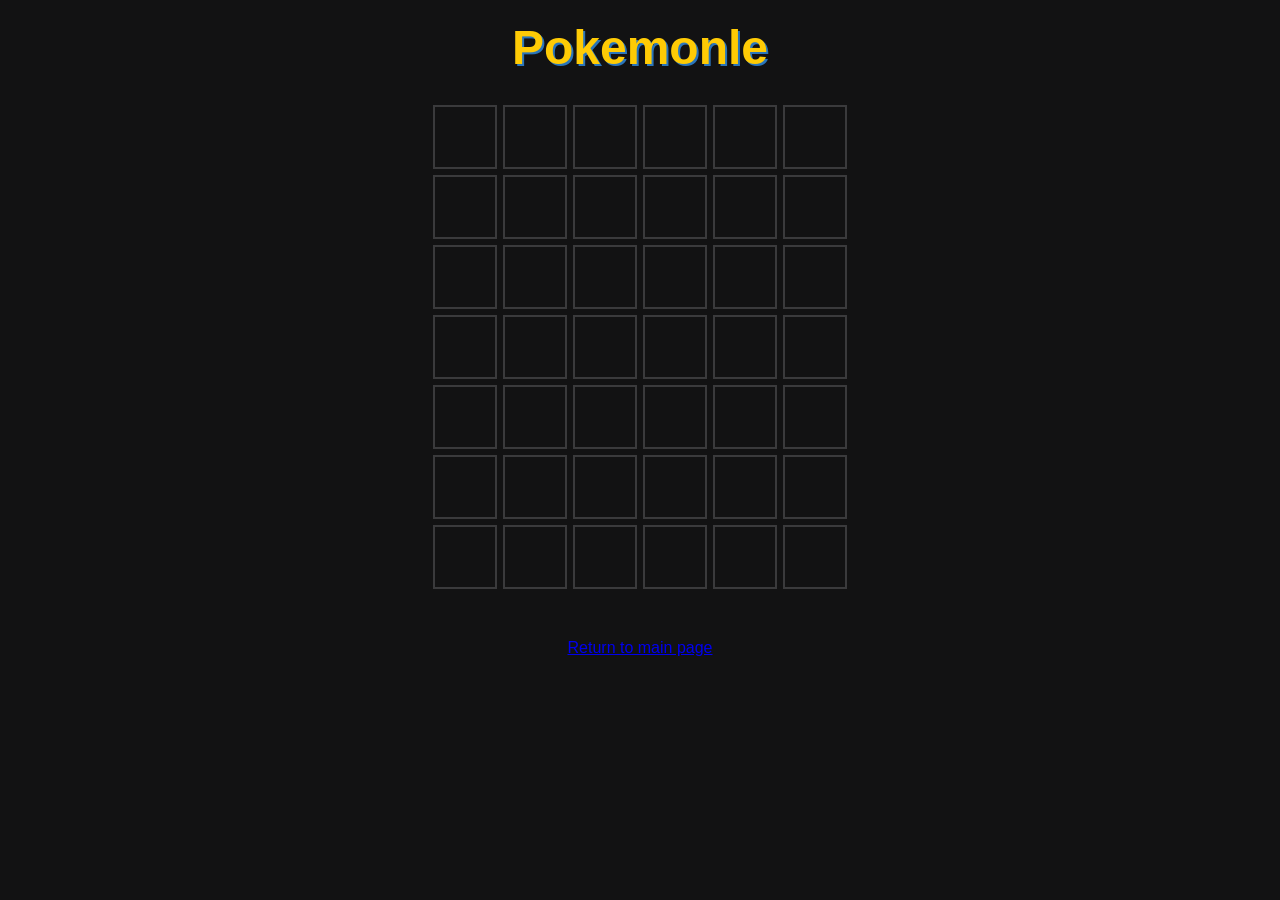
<file: pages/game.html>
<!DOCTYPE html>
<html lang="en">
<head>
<meta charset="UTF-8">
<title>Pokemonle</title>

<style>
body{
    margin:0;
    background:#121213;
    color:white;
    font-family:Arial, sans-serif;
    display:flex;
    flex-direction:column;
    align-items:center;
}

h1{
    margin:20px;
    color:#ffcb05;
    text-shadow:2px 2px #2a75bb;
    font-size:3rem;
}

#board{
    display:grid;
    grid-template-rows:repeat(7, 1fr);
    gap:6px;
    margin-top:10px;
}

.row{
    display:grid;
    grid-template-columns:repeat(6, 1fr);
    gap:6px;
}

.tile{
    width:60px;
    height:60px;
    border:2px solid #3a3a3c;
    display:flex;
    justify-content:center;
    align-items:center;
    font-size:2rem;
    font-weight:bold;
    text-transform:uppercase;
    background:#121213;
}

.correct{ background:#538d4e; border-color:#538d4e; }
.present{ background:#b59f3b; border-color:#b59f3b; }
.absent{ background:#3a3a3c; border-color:#3a3a3c; }

#message{
    margin-top:20px;
    font-size:1.3rem;
    min-height:30px;
}

#restart{
    margin-top:15px;
    padding:10px 20px;
    font-size:1rem;
    background:#2a75bb;
    color:white;
    border:none;
    border-radius:6px;
    cursor:pointer;
    display:none;
}

#restart:hover{
    background:#1f5b91;
}
</style>
</head>

<body>

<h1>Pokemonle</h1>

<div id="board"></div>
<div id="message"></div>
<button id="restart">Play Again</button>

<script>
const pokemonWords = [
"GASTLY",
"GENGAR",
"MEWTWO",
"PIGEON",
"RAICHU",
"WEEDLE",
"KAKUNA",
"MANKEX",
"KYOGRE",
"CUBONE",
"FEAROW",
"MUDKIP",
"VULPIX",
"ZAPDOS",
"CROBAT",
"GOLBAT",
"TOGEPI",
"LATIAS",
"ODDISH",
"TAUROS",
"HORSEA",
"LATIOS",
"MACHOP",
"PIPLUP",
"PONYTA",
"GRIMER",
"KABUTO",
"LAPRAS",
"RAIKOU",
"SEADRA",
"STARLY",
"DODRIO",
"KIRLIA",
"LEDIAN",
"SPHEAL",
"STARYU",
"CLEFFA",
"MEOWTH",
"PHIONE",
"SLUGMA",
"BELDUM",
"FEEBAS",
"SEEDOT",
"AGGRON",
"DEWOTT",
"ELEKID",
"KRABBY",
"LUXRAY",
"PAWMWT",
"PIDGEY",
"CELEBI",
"DEOXYS",
"ESPEON",
"GULPIN",
"MAREEP",
"MARILL",
"PLUSLE",
"ROWLET",
"SCIZOR",
"SPINDA",
"ARCEUS",
"FLYGON",
"FURRET",
"GLIGAR",
"HOPPIP",
"LAIRON",
"METANG",
"PALKIA",
"PATRAT",
"WOOPER",
"EMBOAR",
"LOMBRE",
"SEALEO",
"SOBBLE",
"ZEKROM",
"BALTOY",
"DURANT",
"KEDELO",
"MOTHIM",
"RABOOT",
"SNOER",
"WOOBAT",
"BONSly",
"DIALGA",
"GOODRA",
"KYUREM",
"LILEEP",
"REGICE",
"SPOINK",
"SWALOT",
"WYNAUT",
"MAWILE",
"PHANPY",
"APPLIN",
"COSMOG",
"DUSTOX",
"GABITE",
"GORLUK",
"JOLTIK",
"LITLEO",
"QUAXLY",
"SKITTY",
"STUNKY",
"SWABLU",
"YAMASK",
"BUIZEL",
"CACNEA",
"COMBEE",
"DREEPY",
"GLALIE",
"GOLETT",
"PIDOVE",
"SPEWPA",
"SWINUB",
"TYRUNT",
"WOOLOO",
"AMAURA",
"AUDINO",
"DRAMPA",
"LUNALA",
"NOIBAT",
"NYMBLE",
"SMOLIV",
"PYROAR",
"ZACIAN",
"ZARUDE",
"ARCHEN",
"CHATOT",
"EISCUE",
"KLEFKI",
"SKIDDO",
"SKRELP",
"TYNAMO",
"EMOLGA",
"SWANNA",
"ESPURR",
"NICKIT",
"RABSCA",
"TINGLU",
"VAROOM",
"CARKOL",
"COMFEY",
"BEWEAR",
"MELTAN",
"KOMALA",
"MINIOR",
"CUFANT",
"VELUZA"
];

const validWords = pokemonWords.filter(w => w.length === 6);

let solution;
let currentRow = 0;
let currentCol = 0;
let gameOver = false;

const board = document.getElementById("board");
const message = document.getElementById("message");
const restartBtn = document.getElementById("restart");

function createBoard(){
    board.innerHTML = "";

    for(let r = 0; r < 7; r++){
        const row = document.createElement("div");
        row.className = "row";

        for(let c = 0; c < 6; c++){
            const tile = document.createElement("div");
            tile.className = "tile";
            tile.id = `r${r}c${c}`;
            row.appendChild(tile);
        }

        board.appendChild(row);
    }
}

function startGame(){
    solution = validWords[Math.floor(Math.random() * validWords.length)];
    currentRow = 0;
    currentCol = 0;
    gameOver = false;

    message.textContent = "";
    restartBtn.style.display = "none";

    createBoard();

    console.log("Answer:", solution);
}

function submitGuess(){
    let guess = "";

    for(let c = 0; c < 6; c++){
        guess += document.getElementById(`r${currentRow}c${c}`).textContent;
    }

    guess = guess.toUpperCase();

    let remaining = solution.split("");

    for(let c = 0; c < 6; c++){
        const tile = document.getElementById(`r${currentRow}c${c}`);

        if(guess[c] === solution[c]){
            tile.classList.add("correct");
            remaining[c] = null;
        }
    }

    for(let c = 0; c < 6; c++){
        const tile = document.getElementById(`r${currentRow}c${c}`);

        if(tile.classList.contains("correct")) continue;

        const idx = remaining.indexOf(guess[c]);

        if(idx !== -1){
            tile.classList.add("present");
            remaining[idx] = null;
        } else {
            tile.classList.add("absent");
        }
    }

    if(guess === solution){
        message.textContent = "You caught it! 🎉";
        endGame();
        return;
    }

    currentRow++;
    currentCol = 0;

    if(currentRow >= 7){
        message.textContent = `Out of guesses! The Pokémon was ${solution}`;
        endGame();
    }
}

function endGame(){
    gameOver = true;
    restartBtn.style.display = "block";
}

document.addEventListener("keydown", (e) => {
    if(gameOver) return;

    if(e.key === "Backspace"){
        if(currentCol > 0){
            currentCol--;
            document.getElementById(`r${currentRow}c${currentCol}`).textContent = "";
        }
        return;
    }

    if(e.key === "Enter"){
        if(currentCol === 6){
            submitGuess();
        }
        return;
    }

    if(/^[a-zA-Z]$/.test(e.key)){
        if(currentCol < 6){
            document.getElementById(`r${currentRow}c${currentCol}`).textContent =
                e.key.toUpperCase();
            currentCol++;
        }
    }
});

restartBtn.addEventListener("click", startGame);

startGame();
</script>

<a href="../index.html">Return to main page</a>
<br>
<br>
<br>
</body>

</html>
</file>
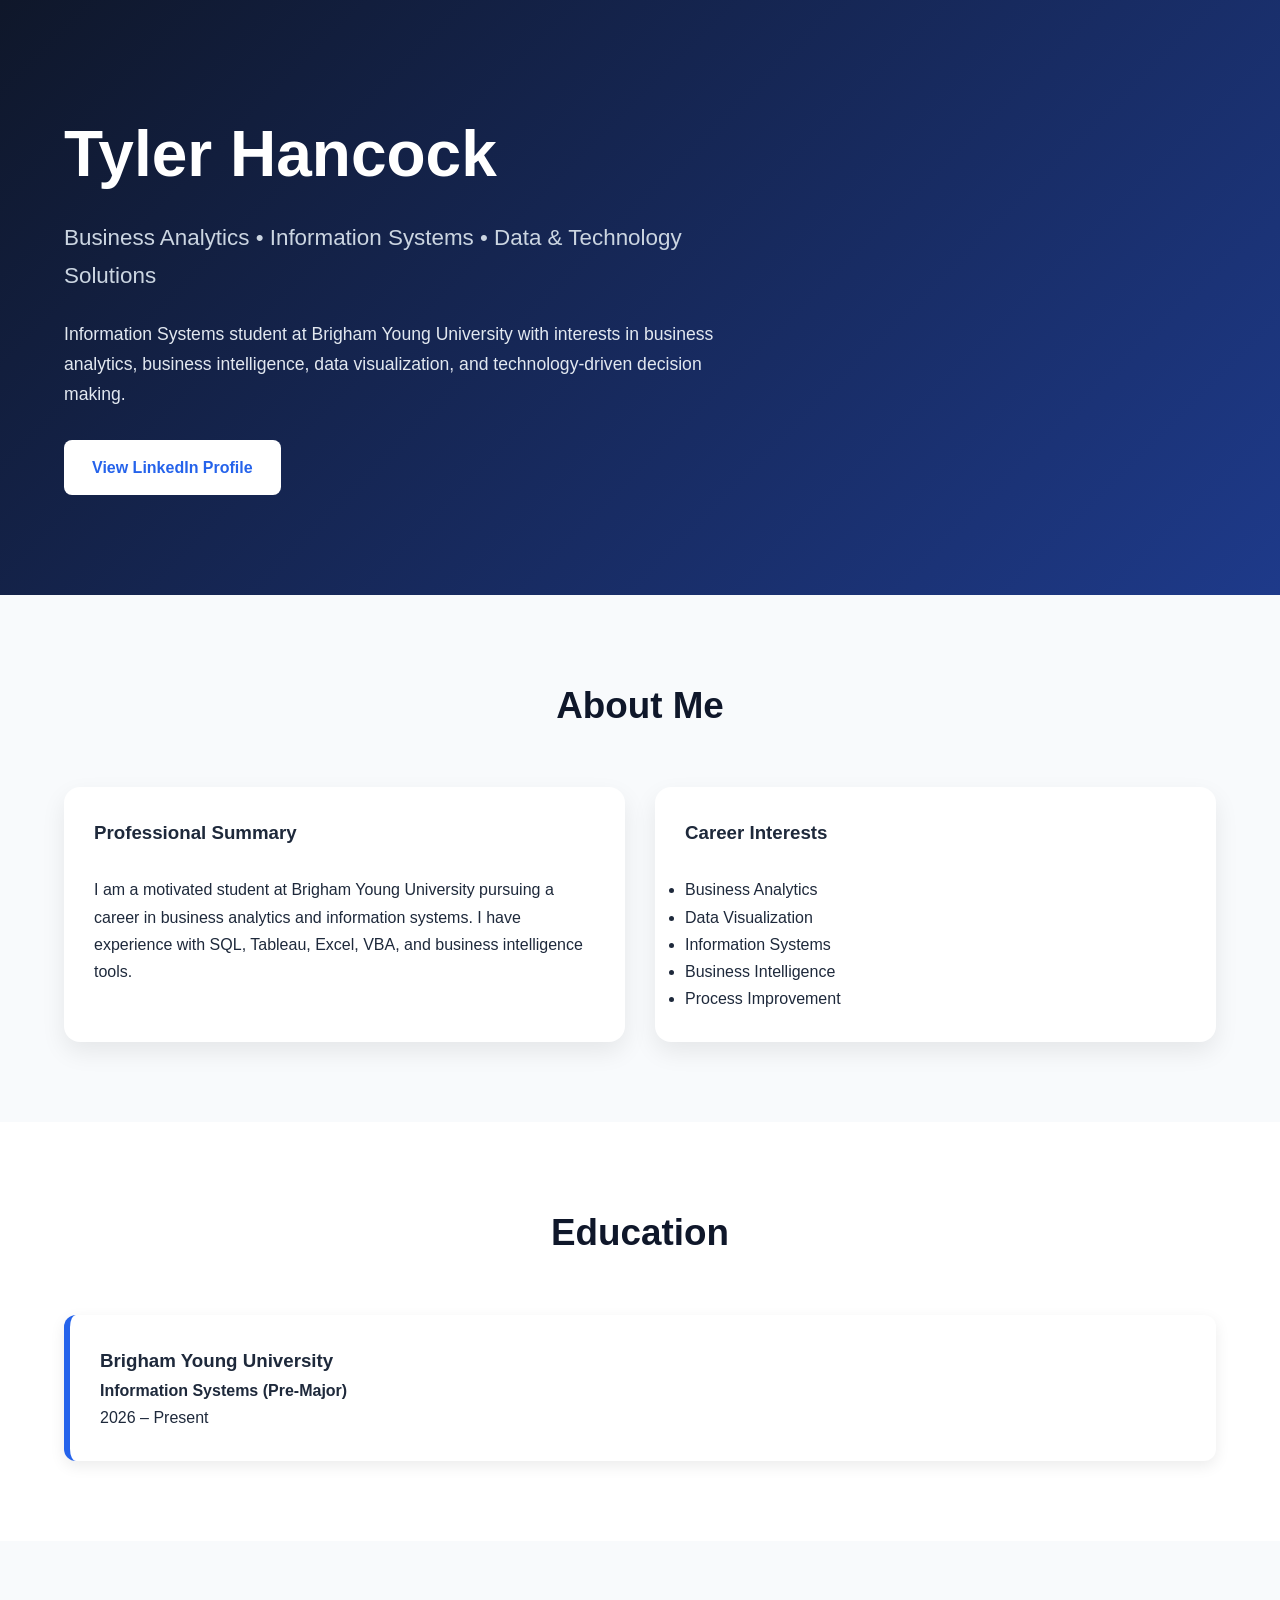
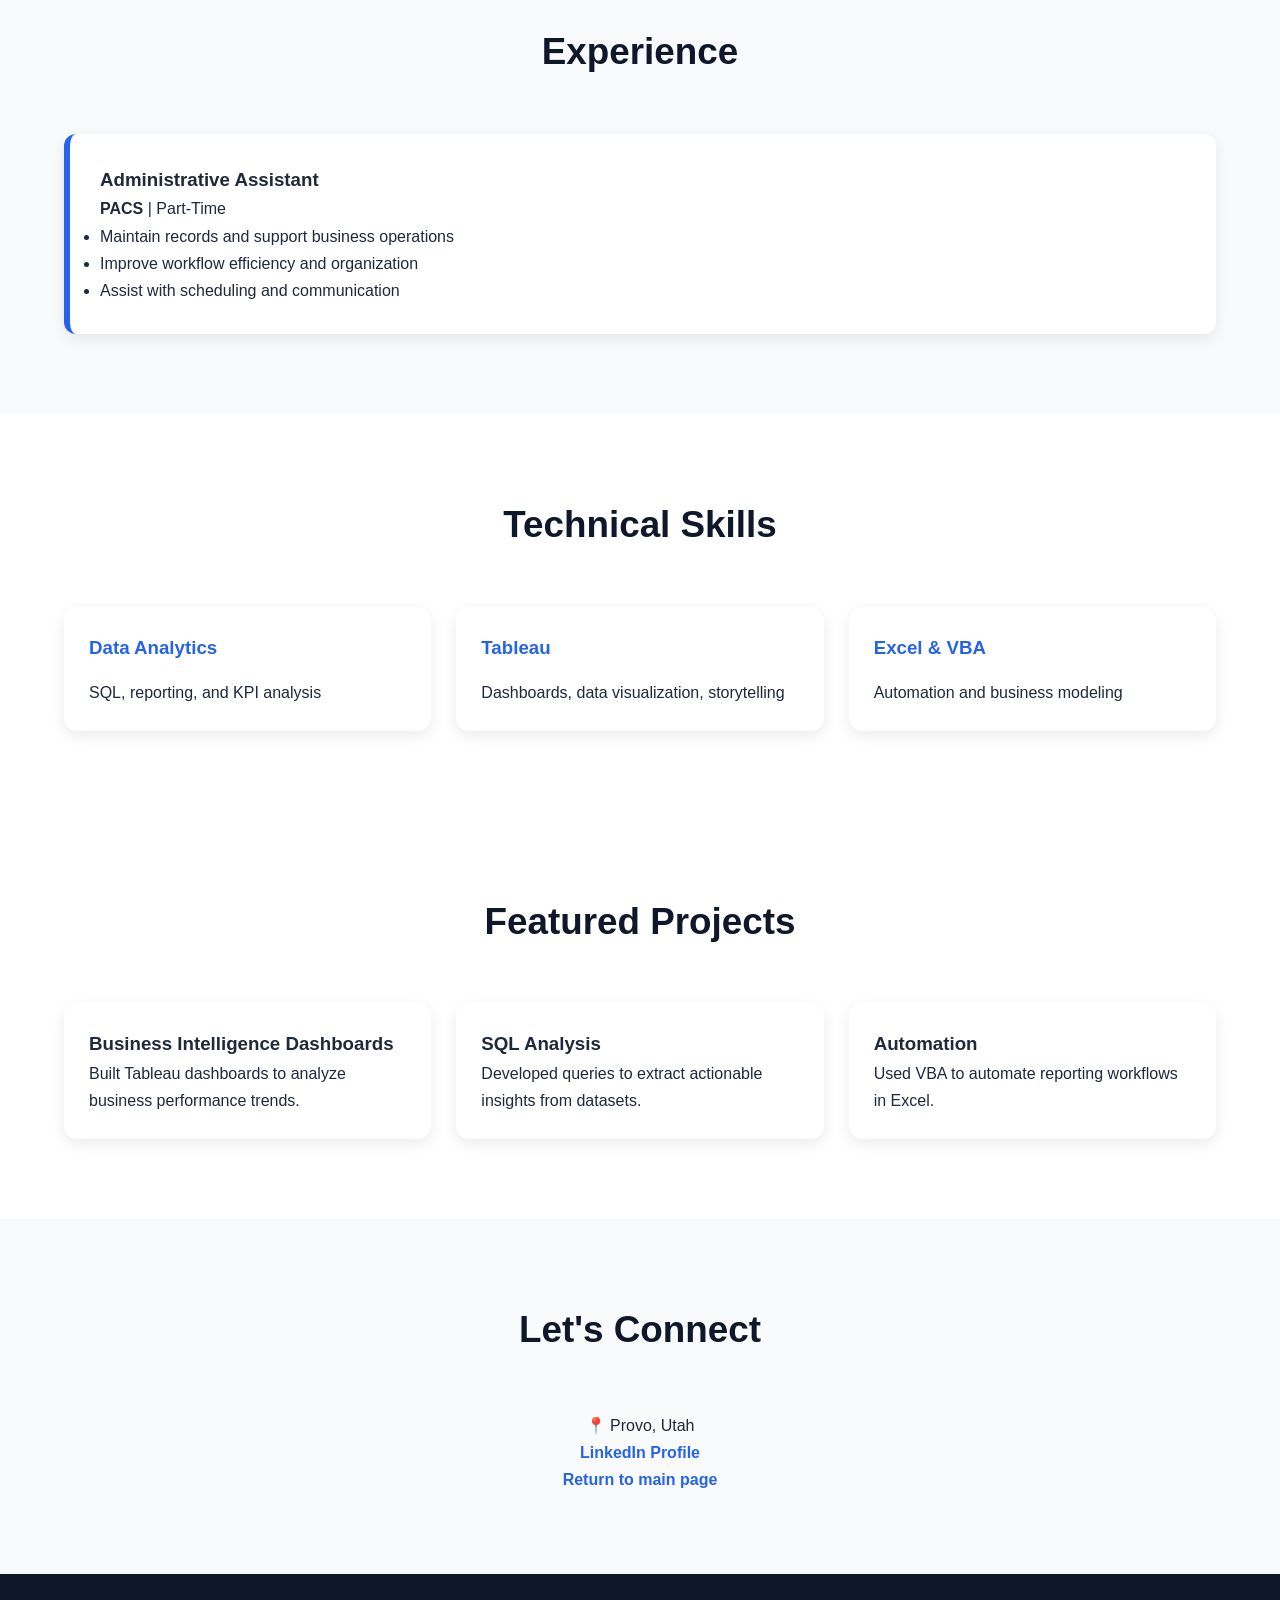
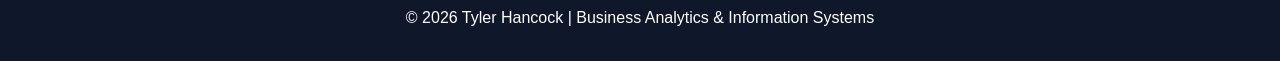
<file: pages/resume.html>
<!DOCTYPE html>
<html lang="en">
<head>
<meta charset="UTF-8">
<meta name="viewport" content="width=device-width, initial-scale=1.0">
<title>Tyler Hancock | Business Analytics & Information Systems</title>

<style>
:root{
    --navy:#0f172a;
    --blue:#2563eb;
    --light:#f8fafc;
    --gray:#64748b;
    --card:#ffffff;
}

*{
    margin:0;
    padding:0;
    box-sizing:border-box;
    font-family: "Segoe UI", Arial, sans-serif;
}

body{
    background:var(--light);
    color:#1e293b;
    line-height:1.7;
}

.container{
    width:90%;
    max-width:1200px;
    margin:auto;
}

header{
    background:linear-gradient(135deg,var(--navy),#1e3a8a);
    color:white;
    padding:100px 0;
}

.hero{
    display:flex;
    justify-content:space-between;
    align-items:center;
    flex-wrap:wrap;
    gap:40px;
}

.hero-text{
    max-width:700px;
}

.hero h1{
    font-size:4rem;
    margin-bottom:10px;
}

.hero h2{
    font-size:1.4rem;
    font-weight:400;
    color:#cbd5e1;
    margin-bottom:25px;
}

.hero p{
    font-size:1.1rem;
    color:#e2e8f0;
}

.btn{
    display:inline-block;
    margin-top:30px;
    background:white;
    color:var(--blue);
    padding:14px 28px;
    text-decoration:none;
    border-radius:8px;
    font-weight:600;
    transition:.3s;
}

.btn:hover{
    transform:translateY(-2px);
}

section{
    padding:80px 0;
}

.section-title{
    text-align:center;
    font-size:2.3rem;
    margin-bottom:50px;
    color:var(--navy);
}

.card{
    background:white;
    padding:30px;
    border-radius:16px;
    box-shadow:0 10px 25px rgba(0,0,0,.08);
}

.about{
    display:grid;
    grid-template-columns:1fr 1fr;
    gap:30px;
}

.skills{
    display:grid;
    grid-template-columns:repeat(auto-fit,minmax(250px,1fr));
    gap:25px;
}

.skill-card{
    background:white;
    padding:25px;
    border-radius:14px;
    box-shadow:0 5px 15px rgba(0,0,0,.08);
}

.skill-card h3{
    color:var(--blue);
    margin-bottom:15px;
}

.timeline-item{
    background:white;
    padding:30px;
    border-left:6px solid var(--blue);
    border-radius:12px;
    box-shadow:0 5px 15px rgba(0,0,0,.08);
}

.project-grid{
    display:grid;
    grid-template-columns:repeat(auto-fit,minmax(300px,1fr));
    gap:25px;
}

.project{
    background:white;
    padding:25px;
    border-radius:14px;
    box-shadow:0 5px 15px rgba(0,0,0,.08);
}

.contact{
    text-align:center;
}

.contact a{
    color:var(--blue);
    text-decoration:none;
    font-weight:600;
}

footer{
    background:var(--navy);
    color:white;
    text-align:center;
    padding:30px;
}

.highlight{
    color:var(--blue);
    font-weight:700;
}

@media(max-width:768px){
.hero h1{font-size:2.8rem;}
.about{grid-template-columns:1fr;}
}
</style>
</head>

<body>

<header>
<div class="container hero">

<div class="hero-text">
<h1>Tyler Hancock</h1>

<h2>
Business Analytics • Information Systems • Data & Technology Solutions
</h2>

<p>
Information Systems student at Brigham Young University with interests in
business analytics, business intelligence, data visualization, and
technology-driven decision making.
</p>

<a href="https://www.linkedin.com/in/tyler-hancock-37382040a" target="_blank" class="btn">
View LinkedIn Profile
</a>

</div>
</div>
</header>

<!-- ABOUT -->
<section>
<div class="container">
<h2 class="section-title">About Me</h2>

<div class="about">

<div class="card">
<h3>Professional Summary</h3>
<br>
<p>
I am a motivated student at Brigham Young University pursuing a career in
business analytics and information systems. I have experience with SQL,
Tableau, Excel, VBA, and business intelligence tools.
</p>
</div>

<div class="card">
<h3>Career Interests</h3>
<br>
<ul>
<li>Business Analytics</li>
<li>Data Visualization</li>
<li>Information Systems</li>
<li>Business Intelligence</li>
<li>Process Improvement</li>
</ul>
</div>

</div>
</div>
</section>

<!-- EDUCATION -->
<section style="background:white;">
<div class="container">
<h2 class="section-title">Education</h2>

<div class="timeline-item">
<h3>Brigham Young University</h3>
<p><strong>Information Systems (Pre-Major)</strong></p>
<p>2026 – Present</p>
</div>

</div>
</section>

<!-- EXPERIENCE -->
<section>
<div class="container">
<h2 class="section-title">Experience</h2>

<div class="timeline-item">
<h3>Administrative Assistant</h3>
<p><strong>PACS</strong> | Part-Time</p>
<ul>
<li>Maintain records and support business operations</li>
<li>Improve workflow efficiency and organization</li>
<li>Assist with scheduling and communication</li>
</ul>
</div>

</div>
</section>

<!-- SKILLS -->
<section style="background:white;">
<div class="container">
<h2 class="section-title">Technical Skills</h2>

<div class="skills">

<div class="skill-card">
<h3>Data Analytics</h3>
<p>SQL, reporting, and KPI analysis</p>
</div>

<div class="skill-card">
<h3>Tableau</h3>
<p>Dashboards, data visualization, storytelling</p>
</div>

<div class="skill-card">
<h3>Excel & VBA</h3>
<p>Automation and business modeling</p>
</div>

</div>
</div>
</section>

<!-- PROJECTS -->
<section style="background:white;">
<div class="container">
<h2 class="section-title">Featured Projects</h2>

<div class="project-grid">

<div class="project">
<h3>Business Intelligence Dashboards</h3>
<p>Built Tableau dashboards to analyze business performance trends.</p>
</div>

<div class="project">
<h3>SQL Analysis</h3>
<p>Developed queries to extract actionable insights from datasets.</p>
</div>

<div class="project">
<h3>Automation</h3>
<p>Used VBA to automate reporting workflows in Excel.</p>
</div>

</div>

</div>
</section>

<!-- CONTACT -->
<section>
<div class="container contact">
<h2 class="section-title">Let's Connect</h2>

<p>📍 Provo, Utah</p>

<p>
<a href="https://www.linkedin.com/in/tyler-hancock-37382040a" target="_blank">
LinkedIn Profile
</a>
<br>
<a href="../index.html">Return to main page</a>
</p>

</div>
</section>

<footer>
<p>© 2026 Tyler Hancock | Business Analytics & Information Systems</p>
</footer>

</body>
</html>
</file>
